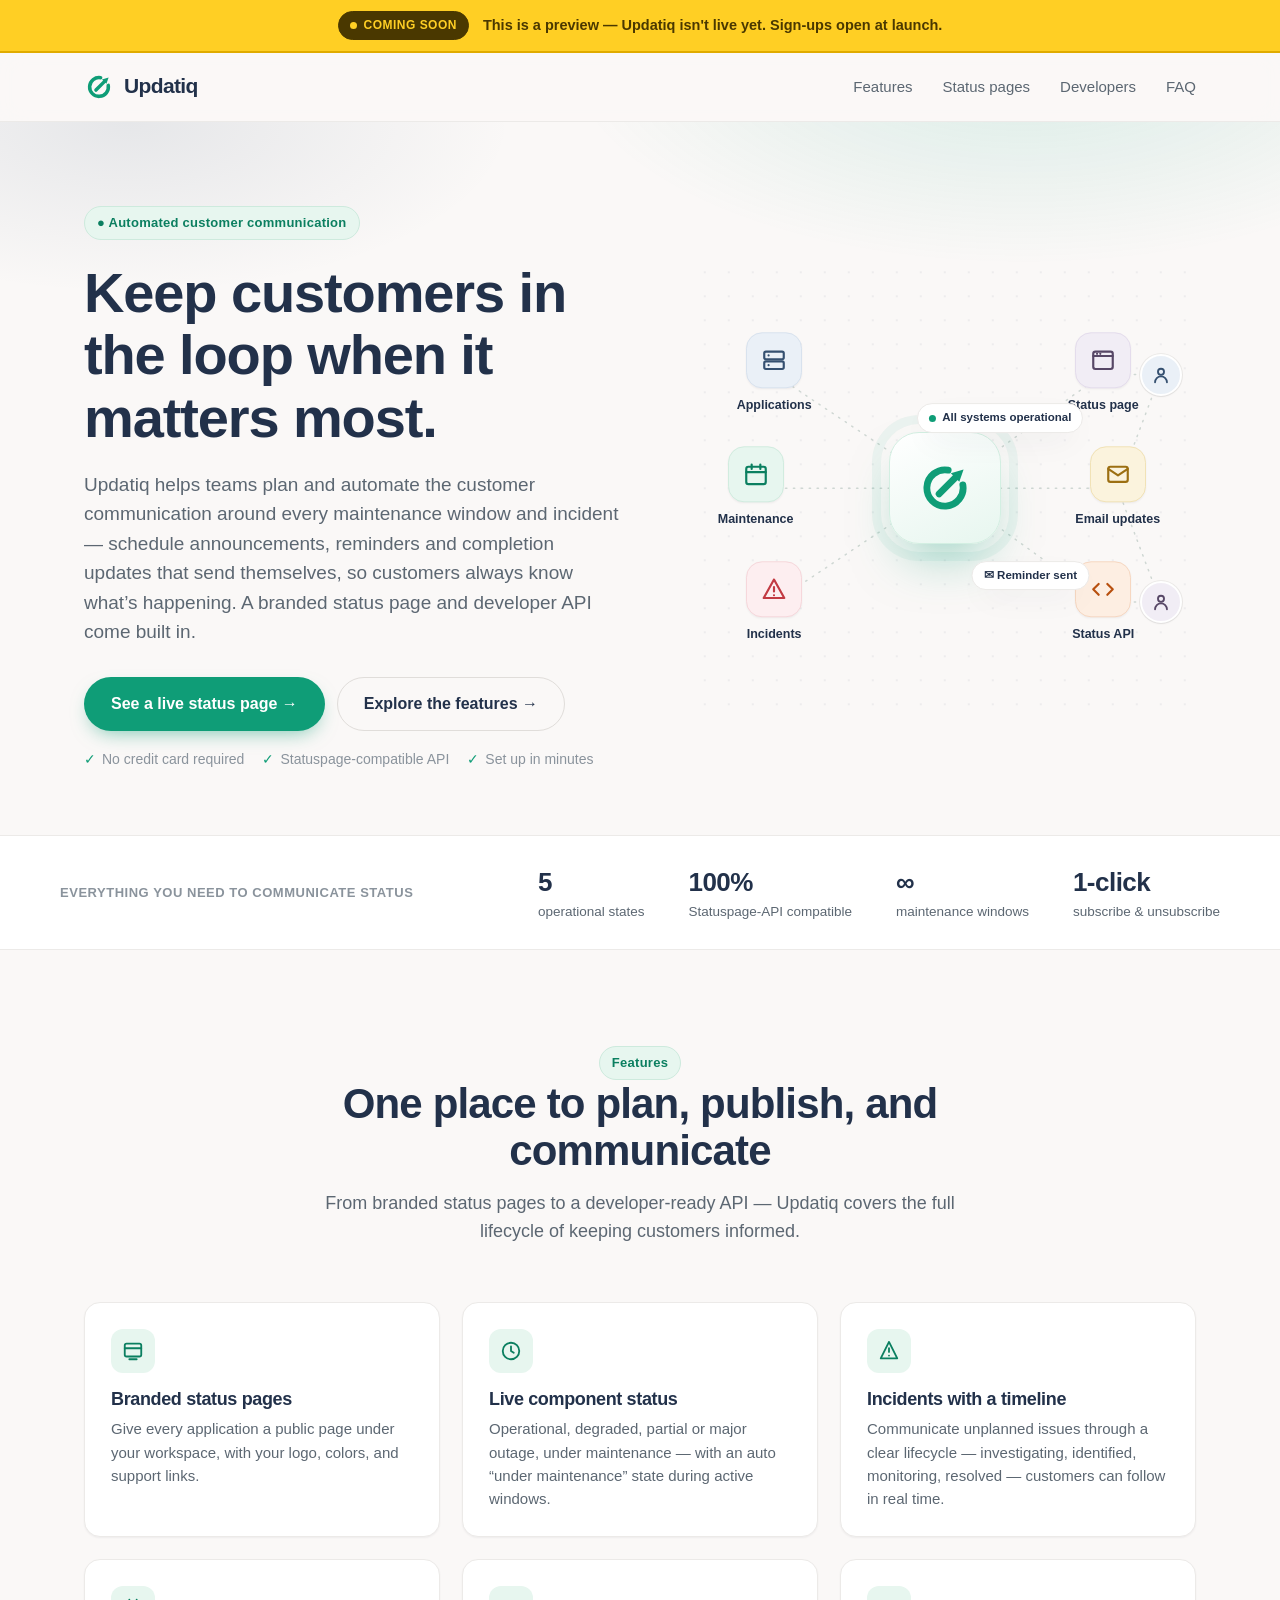
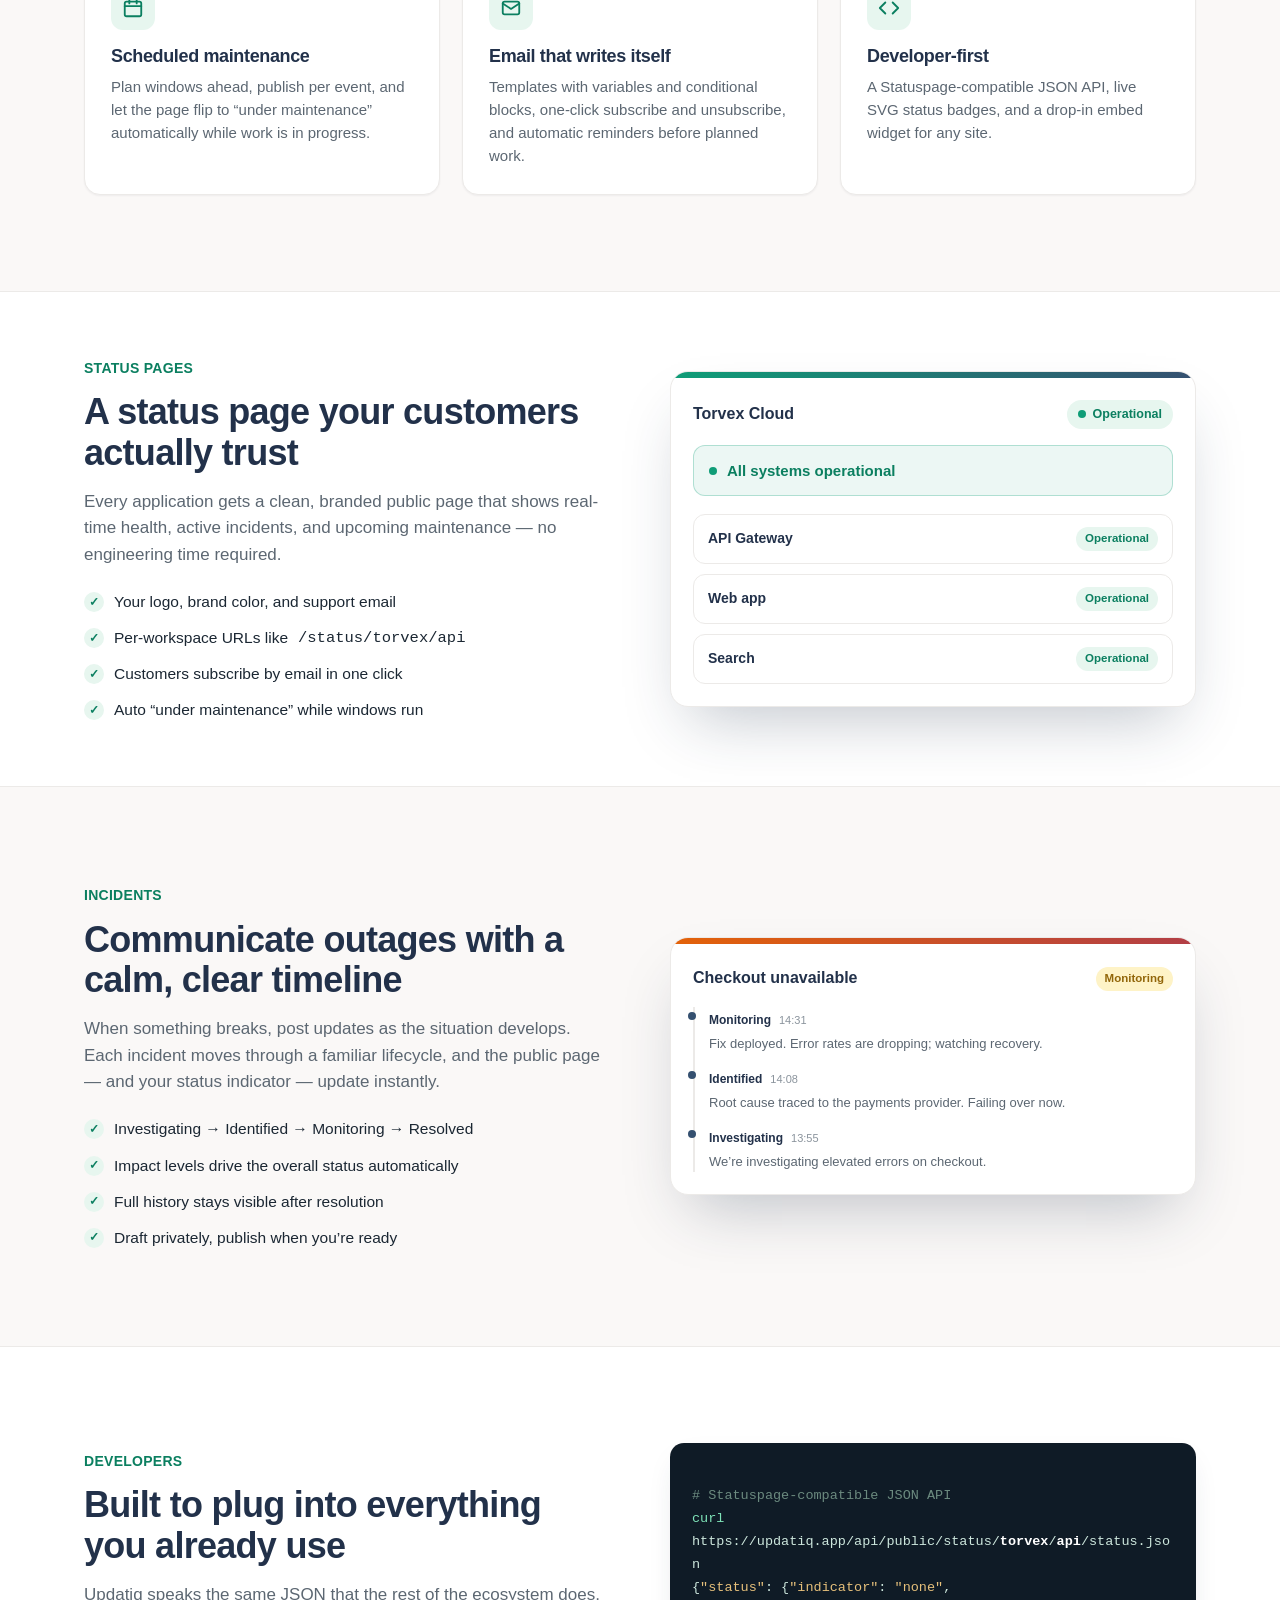
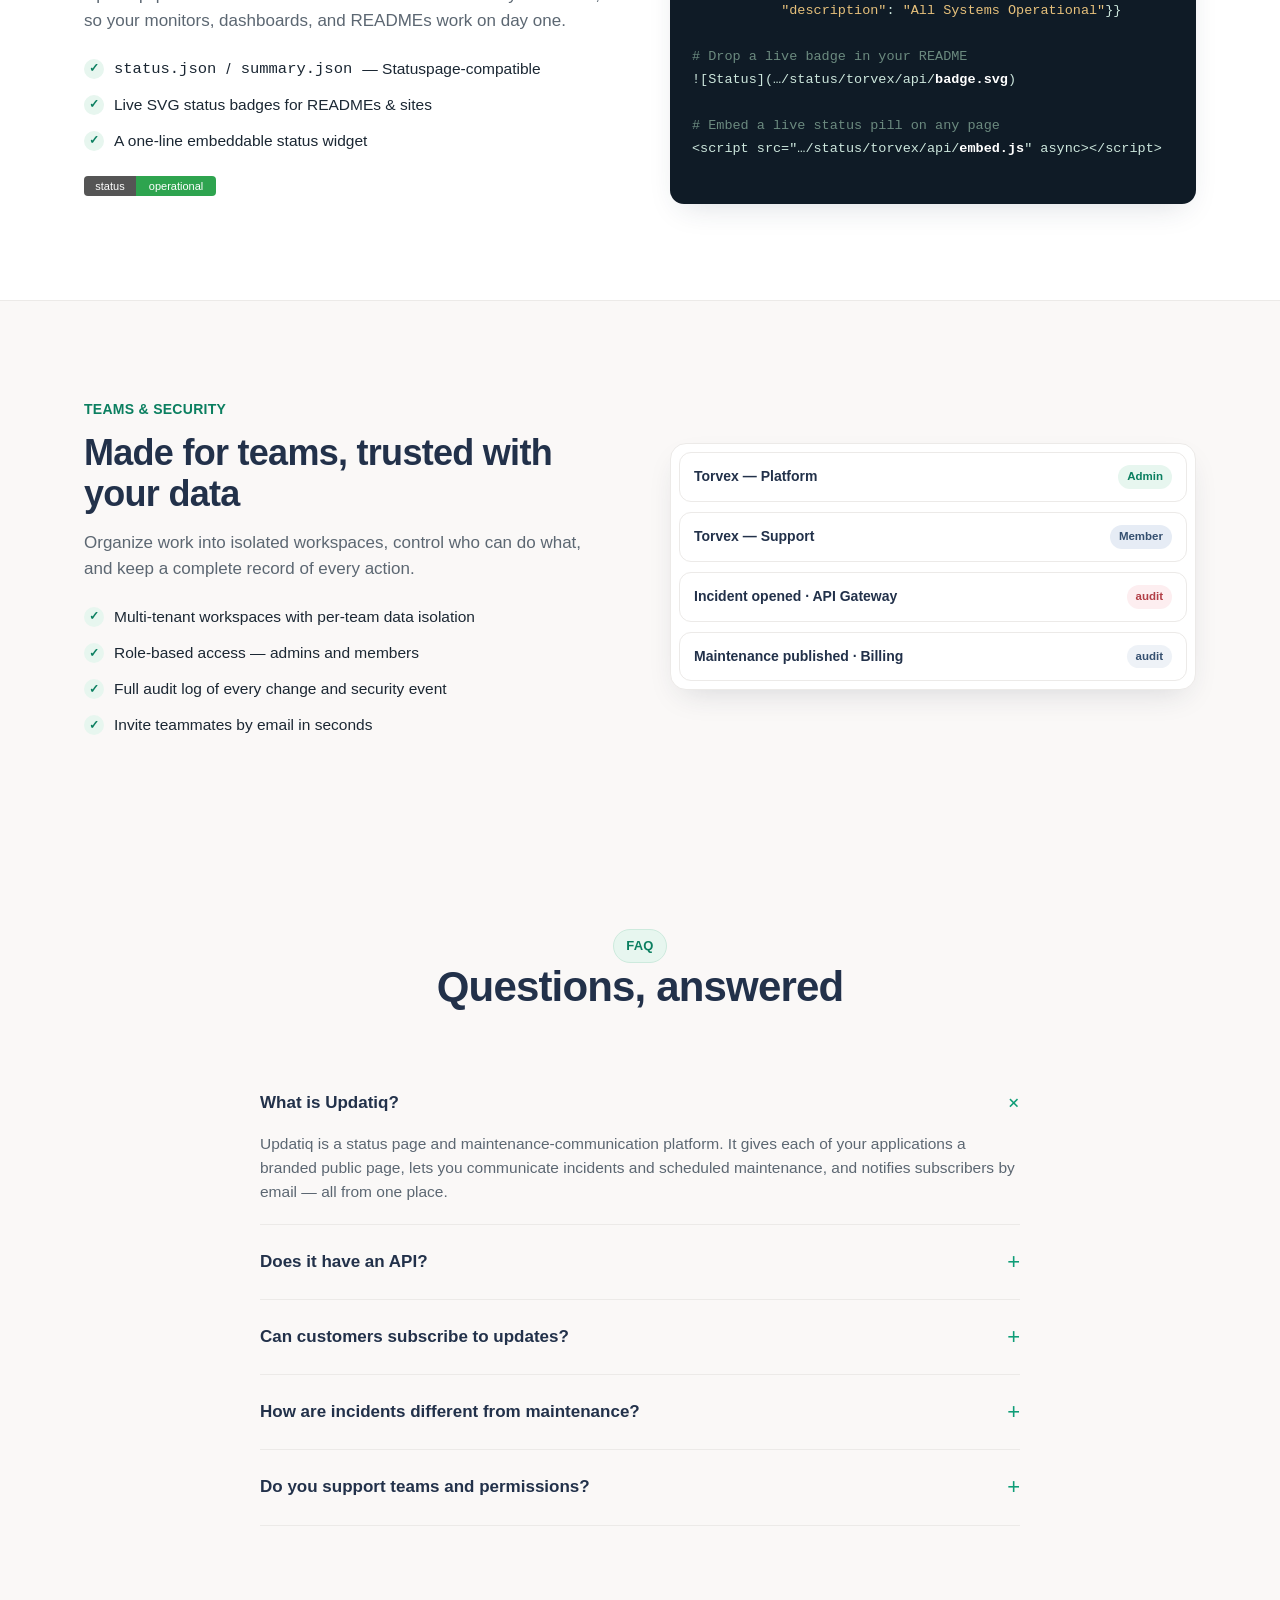
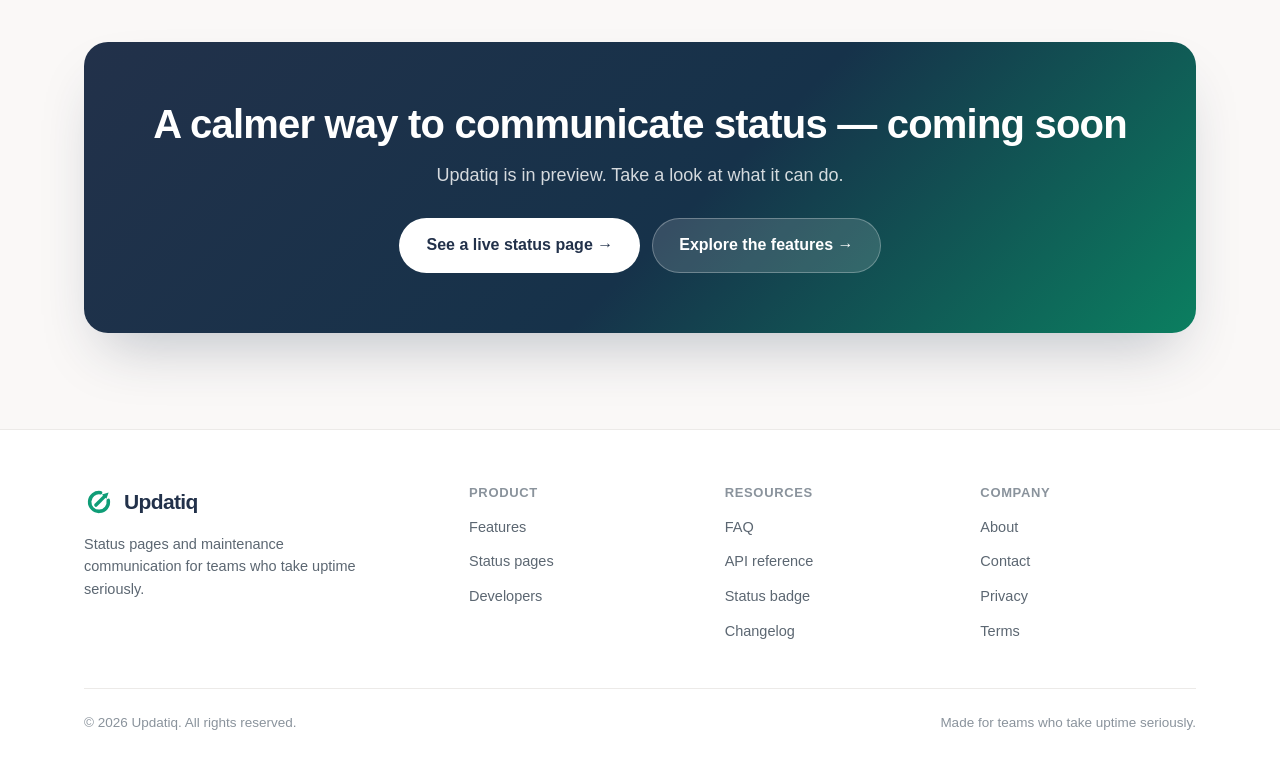
<file: welcome/index.html>
<!doctype html>
<html lang="en">
<head>
  <meta charset="utf-8" />
  <meta name="viewport" content="width=device-width, initial-scale=1" />
  <title>Updatiq — Status pages & maintenance communication for teams</title>
  <meta name="description" content="Updatiq helps teams plan and automate customer communication for maintenance and incidents — scheduled announcements, reminders and completion updates that send themselves, with a branded status page built in." />
  <link rel="icon" type="image/svg+xml" href="data:image/svg+xml,%3Csvg viewBox='0 0 64 64' xmlns='http://www.w3.org/2000/svg'%3E%3Crect width='64' height='64' rx='14' fill='%23e7f6ef'/%3E%3Cpath d='M 51.7 28.5 A 20 20 0 1 1 35.5 12.3' stroke='%230f9d77' stroke-width='7.5' stroke-linecap='round' fill='none'/%3E%3Cpath d='M 25.5 38.5 L 44 20' stroke='%230f9d77' stroke-width='7.5' stroke-linecap='round'/%3E%3Cpath d='M 52.5 11.5 L 47.8 25.2 L 38.4 15.8 Z' fill='%230f9d77'/%3E%3C/svg%3E" />
  <meta property="og:title" content="Updatiq — Status pages & maintenance communication" />
  <meta property="og:description" content="Plan and automate customer communication for maintenance and incidents — with a branded status page built in." />
  <meta property="og:type" content="website" />
  <style>
/* Updatiq marketing site — self-contained design system (matches the app's palette + logo). */

:root {
  --bg: #faf8f7;
  --bg-alt: #ffffff;
  --ink: #1b2733;
  --ink-soft: #5c6772;
  --ink-faint: #8a939c;
  --navy: #22314a;
  --dusk: #355070;
  --emerald: #0f9d77;
  --emerald-dark: #0b7f60;
  --emerald-soft: #e7f6ef;
  --coral: #b23e46;
  --amber: #d4a017;
  --orange: #e36209;
  --border: #eceae8;
  --border-strong: #e0ddda;
  --radius: 16px;
  --radius-sm: 10px;
  --shadow-sm: 0 1px 2px rgba(16, 24, 40, 0.05);
  --shadow: 0 12px 32px -12px rgba(34, 49, 74, 0.18);
  --shadow-lg: 0 30px 60px -20px rgba(34, 49, 74, 0.28);
  --maxw: 1160px;
  --font: -apple-system, BlinkMacSystemFont, "Segoe UI", Roboto, Helvetica, Arial, "Noto Sans", sans-serif;
}

* { box-sizing: border-box; }

html { scroll-behavior: smooth; }

body {
  margin: 0;
  font-family: var(--font);
  color: var(--ink);
  background: var(--bg);
  line-height: 1.55;
  -webkit-font-smoothing: antialiased;
  text-rendering: optimizeLegibility;
}

h1, h2, h3, h4 { color: var(--navy); line-height: 1.12; letter-spacing: -0.02em; margin: 0; }
p { margin: 0; }
a { color: inherit; text-decoration: none; }

.container { width: 100%; max-width: var(--maxw); margin: 0 auto; padding: 0 24px; }

.eyebrow {
  display: inline-flex; align-items: center; gap: 8px;
  font-size: 13px; font-weight: 600; letter-spacing: 0.02em;
  color: var(--emerald-dark);
  background: var(--emerald-soft);
  border: 1px solid #cdeadd;
  padding: 6px 12px; border-radius: 999px;
}

.section { padding: 96px 0; }
.section-tight { padding: 64px 0; }
.section-head { max-width: 680px; margin: 0 auto 56px; text-align: center; }
.section-head h2 { font-size: clamp(28px, 4vw, 42px); }
.section-head p { margin-top: 16px; color: var(--ink-soft); font-size: 18px; }

/* ---------- Buttons ---------- */
.btn {
  display: inline-flex; align-items: center; gap: 8px;
  font-weight: 600; font-size: 15px;
  padding: 11px 20px; border-radius: 999px;
  border: 1px solid transparent; cursor: pointer;
  transition: transform .12s ease, box-shadow .12s ease, background .12s ease, border-color .12s ease;
  white-space: nowrap;
}
.btn:active { transform: translateY(1px); }
.btn:disabled, .btn[disabled] { opacity: 0.5; cursor: not-allowed; box-shadow: none; }
.btn:disabled:hover, .btn[disabled]:hover { transform: none; }
.btn-primary { background: var(--emerald); color: #fff; box-shadow: 0 8px 20px -8px rgba(15, 157, 119, 0.6); }
.btn-primary:hover { background: var(--emerald-dark); }
.btn-ghost { background: transparent; color: var(--navy); border-color: var(--border-strong); }
.btn-ghost:hover { background: #fff; border-color: #d3cfca; }
.btn-lg { padding: 14px 26px; font-size: 16px; }
.btn-light { background: rgba(255,255,255,0.14); color: #fff; border-color: rgba(255,255,255,0.28); }
.btn-light:hover { background: rgba(255,255,255,0.24); }
.btn-white { background: #fff; color: var(--navy); }
.btn-white:hover { background: #f3f1ef; }

/* ---------- Logo ---------- */
.logo { display: inline-flex; align-items: center; gap: 10px; }
.logo .mark { width: 30px; height: 30px; display: block; }
.logo .word { font-size: 21px; font-weight: 700; letter-spacing: -0.03em; color: var(--navy); }
.logo .badge { display:flex; align-items:center; justify-content:center; width: 38px; height: 38px; border-radius: 11px; background: var(--emerald-soft); }
.logo .badge .mark { width: 26px; height: 26px; }

/* ---------- Announcement bar (high-visibility "not live yet" warning) ---------- */
.announce {
  background: #ffcf24; /* deliberately off-palette yellow so it clearly reads as a warning */
  color: #4a3800;
  border-bottom: 2px solid #e0ab00;
}
.announce-inner {
  display: flex; align-items: center; justify-content: center; gap: 14px;
  padding: 11px 24px; font-size: 14.5px; font-weight: 600; flex-wrap: wrap; text-align: center;
}
.announce-pill {
  display: inline-flex; align-items: center; gap: 7px;
  font-weight: 800; font-size: 12px; letter-spacing: 0.04em; text-transform: uppercase;
  background: #4a3800; color: #ffcf24; border: 1px solid #4a3800;
  padding: 4px 11px; border-radius: 999px; white-space: nowrap;
}
.announce-pill .dot { width: 7px; height: 7px; border-radius: 50%; background: #ffcf24; animation: announce-pulse 1.4s ease-in-out infinite; }
.announce-text { color: #4a3800; }
@keyframes announce-pulse { 0%, 100% { opacity: 1; transform: scale(1); } 50% { opacity: 0.35; transform: scale(0.75); } }

/* ---------- Nav ---------- */
.nav {
  position: sticky; top: 0; z-index: 50;
  background: rgba(250, 248, 247, 0.82);
  backdrop-filter: saturate(180%) blur(12px);
  border-bottom: 1px solid var(--border);
}
.nav-inner { display: flex; align-items: center; justify-content: space-between; height: 68px; }
.nav-links { display: flex; align-items: center; gap: 30px; }
.nav-links a { font-size: 15px; color: var(--ink-soft); font-weight: 500; }
.nav-links a:hover { color: var(--navy); }
.nav-cta { display: flex; align-items: center; gap: 12px; }
.nav-toggle { display: none; background: none; border: 0; cursor: pointer; padding: 8px; }
.nav-toggle span { display: block; width: 22px; height: 2px; background: var(--navy); margin: 4px 0; border-radius: 2px; }

/* ---------- Hero ---------- */
.hero { position: relative; overflow: hidden; padding: 84px 0 64px; }
.hero::before {
  content: ""; position: absolute; inset: 0; z-index: 0;
  background:
    radial-gradient(60% 50% at 80% -10%, rgba(15,157,119,0.14), transparent 60%),
    radial-gradient(50% 40% at 10% 0%, rgba(53,80,112,0.10), transparent 60%);
  pointer-events: none;
}
.hero .container { position: relative; z-index: 1; }
.hero-grid { display: grid; grid-template-columns: 1.05fr 0.95fr; gap: 56px; align-items: center; }
.hero h1 { font-size: clamp(34px, 5vw, 56px); margin-top: 22px; }
.hero .lead { margin-top: 20px; font-size: 19px; color: var(--ink-soft); max-width: 540px; }
.hero-actions { margin-top: 30px; display: flex; gap: 12px; flex-wrap: wrap; }
.hero-note { margin-top: 18px; display: flex; gap: 18px; flex-wrap: wrap; color: var(--ink-faint); font-size: 14px; }
.hero-note span { display: inline-flex; align-items: center; gap: 6px; }
.tick { color: var(--emerald); }

/* ---------- Mock status page (hero visual) ---------- */
.mock {
  background: var(--bg-alt); border: 1px solid var(--border); border-radius: 18px;
  box-shadow: var(--shadow-lg); overflow: hidden;
}
.mock-bar { height: 6px; background: linear-gradient(90deg, var(--emerald), var(--dusk)); }
.mock-body { padding: 22px; }
.mock-head { display: flex; align-items: center; justify-content: space-between; }
.mock-title { font-weight: 700; color: var(--navy); }
.pill { display: inline-flex; align-items: center; gap: 7px; font-size: 12.5px; font-weight: 600; padding: 5px 11px; border-radius: 999px; }
.dot { width: 8px; height: 8px; border-radius: 50%; display:inline-block; }
.pill-ok { background: var(--emerald-soft); color: var(--emerald-dark); }
.pill-ok .dot { background: var(--emerald); }
.banner-ok { margin-top: 16px; display:flex; align-items:center; gap:10px; padding: 13px 15px; border-radius: 12px; background: rgba(15,157,119,0.08); border: 1px solid rgba(15,157,119,0.28); color: var(--emerald-dark); font-weight: 600; font-size: 15px; }
.rows { margin-top: 18px; display: grid; gap: 10px; }
.row { display: flex; align-items: center; justify-content: space-between; padding: 12px 14px; border: 1px solid var(--border); border-radius: 12px; background: #fff; }
.row .name { font-size: 14px; font-weight: 600; color: var(--navy); }
.tag { font-size: 11.5px; font-weight: 600; padding: 3px 9px; border-radius: 999px; }
.tag-ok { background: var(--emerald-soft); color: var(--emerald-dark); }
.tag-degraded { background: #fef3c7; color: #92660a; }
.tag-maint { background: #e6ecf5; color: var(--dusk); }
.mock-incident { margin-top: 16px; border: 1px solid var(--border); border-radius: 12px; padding: 14px; background:#fff; }
.mock-incident .ihead { display:flex; align-items:center; justify-content:space-between; }
.timeline { margin-top: 12px; border-left: 2px solid var(--border); padding-left: 14px; display: grid; gap: 12px; }
.timeline .t { position: relative; }
.timeline .t::before { content:""; position:absolute; left:-21px; top:5px; width:8px; height:8px; border-radius:50%; background: var(--dusk); }
.timeline .t .lbl { font-size: 12px; font-weight: 700; color: var(--navy); }
.timeline .t .time { font-size: 11px; color: var(--ink-faint); margin-left: 8px; }
.timeline .t p { font-size: 13px; color: var(--ink-soft); margin-top: 2px; }

/* ---------- Hero value diagram (how Updatiq fits in) ---------- */
.diagram {
  position: relative; width: 100%; max-width: 560px; aspect-ratio: 540 / 470; margin: 0 auto;
  background-image: radial-gradient(rgba(34, 49, 74, 0.06) 1px, transparent 1px);
  background-size: 24px 24px; background-position: center;
}
.diagram .wires { position: absolute; inset: 0; width: 100%; height: 100%; overflow: visible; }
.diag-node, .diag-center, .diag-chip, .diag-avatar { position: absolute; transform: translate(-50%, -50%); }
.diag-node { display: flex; flex-direction: column; align-items: center; gap: 8px; width: 96px; }
.diag-tile {
  width: 56px; height: 56px; border-radius: 16px; background: #fff; border: 1px solid var(--border);
  box-shadow: var(--shadow-sm); display: flex; align-items: center; justify-content: center; color: var(--emerald-dark);
}
.diag-tile svg { width: 26px; height: 26px; }
/* Distinct hue per surrounding component */
.diag-tile.c-emerald  { color: #0b7f60; background: #e7f6ef; border-color: #d1ecdf; }
.diag-tile.c-dusk     { color: #355070; background: #eaf0f7; border-color: #d8e2ee; }
.diag-tile.c-coral    { color: #c23b43; background: #fdeef0; border-color: #f6d7db; }
.diag-tile.c-lavender { color: #574766; background: #f1edf5; border-color: #e4dcec; }
.diag-tile.c-amber    { color: #9c6f12; background: #fbf3dd; border-color: #f1e2b6; }
.diag-tile.c-orange   { color: #b8500f; background: #fdeee2; border-color: #f6d7c1; }
.diag-label { font-size: 12.5px; font-weight: 600; color: var(--navy); white-space: nowrap; }
.diag-center { z-index: 2; display: flex; flex-direction: column; align-items: center; gap: 10px; }
.diag-orb {
  width: 112px; height: 112px; border-radius: 30px; position: relative;
  background: linear-gradient(155deg, #ffffff, #e7f6ef);
  border: 1px solid #d3efe2; box-shadow: 0 26px 54px -20px rgba(15, 157, 119, 0.5);
  display: flex; align-items: center; justify-content: center;
}
.diag-orb::after { content: ""; position: absolute; inset: -9px; border-radius: 38px; box-shadow: 0 0 0 9px rgba(15, 157, 119, 0.06); }
.diag-orb .mark { width: 58px; height: 58px; }
.diag-center-label { font-size: 14px; font-weight: 700; letter-spacing: -0.01em; color: var(--navy); }
.diag-avatar {
  width: 42px; height: 42px; border-radius: 50%; background: var(--emerald-soft); color: var(--emerald-dark);
  border: 2px solid #fff; box-shadow: var(--shadow-sm), 0 0 0 1px var(--border);
  display: flex; align-items: center; justify-content: center; z-index: 2;
}
.diag-avatar svg { width: 22px; height: 22px; }
.diag-avatar.av-dusk { color: #355070; background: #eaf0f7; }
.diag-avatar.av-lavender { color: #574766; background: #f1edf5; }
.diag-chip {
  background: #fff; border: 1px solid var(--border); border-radius: 999px; padding: 5px 11px;
  font-size: 11.5px; font-weight: 600; color: var(--navy); box-shadow: var(--shadow);
  display: inline-flex; align-items: center; gap: 6px; white-space: nowrap; z-index: 3;
}
.diag-chip .dot { width: 7px; height: 7px; border-radius: 50%; background: var(--emerald); }

/* ---------- Trust bar ---------- */
.trust { border-top: 1px solid var(--border); border-bottom: 1px solid var(--border); background: #fff; }
.trust-inner { display: flex; align-items: center; justify-content: space-between; gap: 24px; padding: 26px 0; flex-wrap: wrap; }
.trust-inner .label { color: var(--ink-faint); font-size: 13px; font-weight: 600; letter-spacing: 0.04em; text-transform: uppercase; }
.stats { display: flex; gap: 44px; flex-wrap: wrap; }
.stat .n { font-size: 26px; font-weight: 800; color: var(--navy); letter-spacing: -0.02em; }
.stat .k { font-size: 13.5px; color: var(--ink-soft); }

/* ---------- Feature grid ---------- */
.grid-3 { display: grid; grid-template-columns: repeat(3, 1fr); gap: 22px; }
.card {
  background: var(--bg-alt); border: 1px solid var(--border); border-radius: var(--radius);
  padding: 26px; box-shadow: var(--shadow-sm); transition: transform .15s ease, box-shadow .15s ease, border-color .15s ease;
}
.card:hover { transform: translateY(-3px); box-shadow: var(--shadow); border-color: var(--border-strong); }
.card .ico { width: 44px; height: 44px; border-radius: 12px; background: var(--emerald-soft); color: var(--emerald-dark); display:flex; align-items:center; justify-content:center; margin-bottom: 16px; }
.card .ico svg { width: 22px; height: 22px; }
.card h3 { font-size: 18px; }
.card p { margin-top: 8px; color: var(--ink-soft); font-size: 15px; }

/* ---------- Alternating feature sections ---------- */
.split { display: grid; grid-template-columns: 1fr 1fr; gap: 60px; align-items: center; }
.split.reverse .split-media { order: 2; }
.split h2 { font-size: clamp(26px, 3.4vw, 36px); }
.split .kicker { color: var(--emerald-dark); font-weight: 700; font-size: 14px; letter-spacing: 0.02em; text-transform: uppercase; }
.split h2 { margin-top: 12px; }
.split p.desc { margin-top: 16px; color: var(--ink-soft); font-size: 17px; }
.checklist { margin-top: 22px; display: grid; gap: 12px; }
.checklist li { list-style: none; display: flex; gap: 10px; align-items: flex-start; font-size: 15.5px; color: var(--ink); }
.checklist li .c { flex: none; margin-top: 2px; width: 20px; height: 20px; border-radius: 50%; background: var(--emerald-soft); color: var(--emerald-dark); display:flex; align-items:center; justify-content:center; font-size: 12px; font-weight: 800; }
ul { padding: 0; margin: 0; }

.panel { background: var(--bg-alt); border: 1px solid var(--border); border-radius: var(--radius); box-shadow: var(--shadow); padding: 8px; }

/* ---------- Code block ---------- */
.code {
  background: #0f1b26; color: #cde7dd; border-radius: 14px; padding: 20px 22px;
  font-family: "SFMono-Regular", ui-monospace, Menlo, Consolas, monospace; font-size: 13.5px; line-height: 1.7;
  overflow-x: auto; box-shadow: var(--shadow);
  white-space: pre-wrap; word-break: break-word; tab-size: 2;
}
.code .cmt { color: #6b8a7f; }
.code .k { color: #7ee3b8; }
.code .s { color: #e6c07b; }
.code b { color: #fff; font-weight: 600; }
.badgeimg { display:inline-flex; align-items:center; height:20px; border-radius:4px; overflow:hidden; vertical-align: middle; }

/* ---------- Pricing ---------- */
.pricing { display: grid; grid-template-columns: repeat(3, 1fr); gap: 22px; align-items: stretch; }
.price {
  background: var(--bg-alt); border: 1px solid var(--border); border-radius: var(--radius); padding: 30px; display: flex; flex-direction: column;
}
.price.pop { border-color: var(--emerald); box-shadow: 0 20px 44px -20px rgba(15,157,119,0.45); position: relative; }
.price.pop .flag { position: absolute; top: -13px; left: 30px; background: var(--emerald); color:#fff; font-size: 12px; font-weight: 700; padding: 4px 12px; border-radius: 999px; }
.price .tier { font-weight: 700; color: var(--navy); font-size: 17px; }
.price .amt { margin-top: 12px; font-size: 40px; font-weight: 800; color: var(--navy); letter-spacing: -0.03em; }
.price .amt span { font-size: 15px; font-weight: 600; color: var(--ink-faint); }
.price .sub { color: var(--ink-soft); font-size: 14px; margin-top: 6px; }
.price ul { margin-top: 22px; display: grid; gap: 11px; }
.price li { list-style: none; display: flex; gap: 9px; font-size: 14.5px; color: var(--ink); }
.price li .c { color: var(--emerald); flex: none; }
.price .btn { margin-top: 26px; justify-content: center; width: 100%; margin-top: auto; }
.price .cta-wrap { margin-top: 26px; }

/* ---------- FAQ ---------- */
.faq { max-width: 760px; margin: 0 auto; }
.faq details { border-bottom: 1px solid var(--border); padding: 20px 0; }
.faq summary { cursor: pointer; font-weight: 650; color: var(--navy); font-size: 17px; list-style: none; display: flex; justify-content: space-between; align-items: center; gap: 16px; }
.faq summary::-webkit-details-marker { display: none; }
.faq summary::after { content: "+"; font-size: 22px; color: var(--emerald); font-weight: 400; transition: transform .2s; }
.faq details[open] summary::after { transform: rotate(45deg); }
.faq details p { margin-top: 12px; color: var(--ink-soft); font-size: 15.5px; }

/* ---------- CTA band ---------- */
.cta {
  background: linear-gradient(135deg, var(--navy), #16324a 55%, var(--emerald-dark));
  border-radius: 24px; padding: 60px; text-align: center; color: #fff; box-shadow: var(--shadow-lg); overflow: hidden; position: relative;
}
.cta h2 { color: #fff; font-size: clamp(28px, 4vw, 40px); }
.cta p { margin: 16px auto 0; color: rgba(255,255,255,0.82); max-width: 520px; font-size: 18px; }
.cta .hero-actions { justify-content: center; margin-top: 28px; }

/* ---------- Footer ---------- */
.footer { border-top: 1px solid var(--border); background: #fff; padding: 56px 0 40px; }
.footer-grid { display: grid; grid-template-columns: 1.6fr repeat(3, 1fr); gap: 40px; }
.footer .about { max-width: 300px; color: var(--ink-soft); font-size: 14.5px; }
.footer .about .logo { margin-bottom: 14px; }
.footer h4 { font-size: 13px; text-transform: uppercase; letter-spacing: 0.05em; color: var(--ink-faint); margin-bottom: 14px; }
.footer ul { display: grid; gap: 10px; }
.footer li { list-style: none; }
.footer li a { color: var(--ink-soft); font-size: 14.5px; }
.footer li a:hover { color: var(--navy); }
.footer-base { margin-top: 44px; padding-top: 24px; border-top: 1px solid var(--border); display: flex; justify-content: space-between; align-items: center; color: var(--ink-faint); font-size: 13.5px; flex-wrap: wrap; gap: 12px; }

/* ---------- Reveal animation ---------- */
.reveal { opacity: 0; transform: translateY(16px); transition: opacity .6s ease, transform .6s ease; }
.reveal.in { opacity: 1; transform: none; }

/* ---------- Responsive ---------- */
@media (max-width: 940px) {
  .hero-grid, .split { grid-template-columns: 1fr; gap: 40px; }
  .split.reverse .split-media { order: 0; }
  .grid-3, .pricing { grid-template-columns: 1fr; }
  .footer-grid { grid-template-columns: 1fr 1fr; }
  .nav-links, .nav-cta .btn-ghost { display: none; }
  .nav-toggle { display: block; }
  .nav.open .nav-links { display: flex; position: absolute; top: 68px; left: 0; right: 0; flex-direction: column; gap: 4px; background: #fff; border-bottom: 1px solid var(--border); padding: 12px 24px 20px; }
  .nav.open .nav-links a { padding: 10px 0; }
  .stats { gap: 28px; }
  .cta { padding: 44px 24px; }
}
@media (max-width: 560px) {
  .footer-grid { grid-template-columns: 1fr; }
  .section { padding: 68px 0; }
}
  </style>
</head>
<body>

  <!-- ===================== ANNOUNCEMENT ===================== -->
  <div class="announce" role="status">
    <div class="container announce-inner">
      <span class="announce-pill"><span class="dot"></span> Coming soon</span>
      <span class="announce-text">This is a preview — Updatiq isn't live yet. Sign-ups open at launch.</span>
    </div>
  </div>

  <!-- ===================== NAV ===================== -->
  <header class="nav" id="nav">
    <div class="container nav-inner">
      <a class="logo" href="#top" aria-label="Updatiq home">
        <svg class="mark" viewBox="0 0 64 64" fill="none" xmlns="http://www.w3.org/2000/svg" aria-hidden="true">
          <path d="M 51.7 28.5 A 20 20 0 1 1 35.5 12.3" stroke="#0f9d77" stroke-width="7.5" stroke-linecap="round" fill="none"/>
          <path d="M 25.5 38.5 L 44 20" stroke="#0f9d77" stroke-width="7.5" stroke-linecap="round"/>
          <path d="M 52.5 11.5 L 47.8 25.2 L 38.4 15.8 Z" fill="#0f9d77"/>
        </svg>
        <span class="word">Updatiq</span>
      </a>
      <nav class="nav-links">
        <a href="#features">Features</a>
        <a href="#status">Status pages</a>
        <a href="#developers">Developers</a>
        <!-- Hidden until launch: pricing -->
        <a href="#faq">FAQ</a>
      </nav>
      <!-- Hidden until launch: sign-in / get-started CTAs (preview site)
      <div class="nav-cta">
        <a class="btn btn-ghost" href="#">Sign in</a>
        <a class="btn btn-primary" href="#pricing">Get started</a>
      </div>
      -->
      <button class="nav-toggle" id="navToggle" aria-label="Menu"><span></span><span></span><span></span></button>
    </div>
  </header>

  <!-- ===================== HERO ===================== -->
  <main id="top">
  <section class="hero">
    <div class="container hero-grid">
      <div>
        <span class="eyebrow">● Automated customer communication</span>
        <h1>Keep customers in the loop when it matters most.</h1>
        <p class="lead">Updatiq helps teams plan and automate the customer communication around every maintenance window and incident — schedule announcements, reminders and completion updates that send themselves, so customers always know what&rsquo;s happening. A branded status page and developer API come built in.</p>
        <div class="hero-actions">
          <!-- Hidden until launch: Start for free -->
          <a class="btn btn-primary btn-lg" href="#status">See a live status page →</a>
          <a class="btn btn-ghost btn-lg" href="#features">Explore the features →</a>
        </div>
        <div class="hero-note">
          <span><span class="tick">✓</span> No credit card required</span>
          <span><span class="tick">✓</span> Statuspage-compatible API</span>
          <span><span class="tick">✓</span> Set up in minutes</span>
        </div>
      </div>

      <!-- Value diagram: your systems → Updatiq → customers, kept informed automatically -->
      <div class="diagram" role="img"
           aria-label="How Updatiq fits in: your applications, maintenance windows and incidents flow into Updatiq, which automatically keeps customers informed through email updates, a branded status page and a status API.">
        <svg class="wires" viewBox="0 0 540 470" preserveAspectRatio="xMidYMid meet" aria-hidden="true">
          <g fill="none" stroke="#cfd7d3" stroke-width="1.6" stroke-dasharray="1.5 7" stroke-linecap="round">
            <path d="M270 235 L86 112" /><path d="M270 235 L66 235" /><path d="M270 235 L86 358" />
            <path d="M270 235 L440 112" /><path d="M270 235 L456 235" /><path d="M270 235 L440 358" />
            <path d="M440 112 L502 113" /><path d="M456 235 L502 113" />
            <path d="M456 235 L502 357" /><path d="M440 358 L502 357" />
          </g>
        </svg>

        <!-- Inputs: your environment -->
        <div class="diag-node" style="left:15.9%;top:23.8%">
          <span class="diag-tile c-dusk"><svg viewBox="0 0 24 24" fill="none" stroke="currentColor" stroke-width="2" stroke-linecap="round" stroke-linejoin="round"><rect x="3" y="4" width="18" height="7" rx="1.5"/><rect x="3" y="13" width="18" height="7" rx="1.5"/><path d="M7 7.5h.01M7 16.5h.01"/></svg></span>
          <span class="diag-label">Applications</span>
        </div>
        <div class="diag-node" style="left:12.2%;top:50%">
          <span class="diag-tile c-emerald"><svg viewBox="0 0 24 24" fill="none" stroke="currentColor" stroke-width="2" stroke-linecap="round" stroke-linejoin="round"><rect x="3" y="5" width="18" height="16" rx="2"/><path d="M16 3v4M8 3v4M3 10h18"/></svg></span>
          <span class="diag-label">Maintenance</span>
        </div>
        <div class="diag-node" style="left:15.9%;top:76.2%">
          <span class="diag-tile c-coral"><svg viewBox="0 0 24 24" fill="none" stroke="currentColor" stroke-width="2" stroke-linecap="round" stroke-linejoin="round"><path d="M12 3 2.5 20h19L12 3z"/><path d="M12 10v4M12 17.5h.01"/></svg></span>
          <span class="diag-label">Incidents</span>
        </div>

        <!-- Center: Updatiq -->
        <div class="diag-center" style="left:50%;top:50%">
          <div class="diag-orb">
            <svg viewBox="0 0 64 64" fill="none" xmlns="http://www.w3.org/2000/svg" aria-hidden="true" class="mark">
              <path d="M 51.7 28.5 A 20 20 0 1 1 35.5 12.3" stroke="#0f9d77" stroke-width="7.5" stroke-linecap="round" fill="none"/>
              <path d="M 25.5 38.5 L 44 20" stroke="#0f9d77" stroke-width="7.5" stroke-linecap="round"/>
              <path d="M 52.5 11.5 L 47.8 25.2 L 38.4 15.8 Z" fill="#0f9d77"/>
            </svg>
          </div>
        </div>

        <!-- Outputs: the value, reaching customers -->
        <div class="diag-node" style="left:81.5%;top:23.8%">
          <span class="diag-tile c-lavender"><svg viewBox="0 0 24 24" fill="none" stroke="currentColor" stroke-width="2" stroke-linecap="round" stroke-linejoin="round"><rect x="3" y="4" width="18" height="16" rx="2"/><path d="M3 8h18M6.5 6h.01M9.5 6h.01"/></svg></span>
          <span class="diag-label">Status page</span>
        </div>
        <div class="diag-node" style="left:84.4%;top:50%">
          <span class="diag-tile c-amber"><svg viewBox="0 0 24 24" fill="none" stroke="currentColor" stroke-width="2" stroke-linecap="round" stroke-linejoin="round"><rect x="3" y="5" width="18" height="14" rx="2"/><path d="m3 7 9 6 9-6"/></svg></span>
          <span class="diag-label">Email updates</span>
        </div>
        <div class="diag-node" style="left:81.5%;top:76.2%">
          <span class="diag-tile c-orange"><svg viewBox="0 0 24 24" fill="none" stroke="currentColor" stroke-width="2" stroke-linecap="round" stroke-linejoin="round"><path d="m8 7-5 5 5 5M16 7l5 5-5 5"/></svg></span>
          <span class="diag-label">Status API</span>
        </div>

        <!-- Customers being kept informed -->
        <div class="diag-avatar av-dusk" style="left:93%;top:24%">
          <svg viewBox="0 0 24 24" fill="none" stroke="currentColor" stroke-width="2" stroke-linecap="round" stroke-linejoin="round"><circle cx="12" cy="8.5" r="3.3"/><path d="M5.5 20a6.5 6.5 0 0 1 13 0"/></svg>
        </div>
        <div class="diag-avatar av-lavender" style="left:93%;top:76%">
          <svg viewBox="0 0 24 24" fill="none" stroke="currentColor" stroke-width="2" stroke-linecap="round" stroke-linejoin="round"><circle cx="12" cy="8.5" r="3.3"/><path d="M5.5 20a6.5 6.5 0 0 1 13 0"/></svg>
        </div>

        <!-- Automated updates flowing out -->
        <div class="diag-chip" style="left:61%;top:34%"><span class="dot"></span> All systems operational</div>
        <div class="diag-chip" style="left:67%;top:70%">✉ Reminder sent</div>
      </div>
    </div>
  </section>

  <!-- ===================== TRUST / STATS ===================== -->
  <section class="trust">
    <div class="container trust-inner">
      <span class="label">Everything you need to communicate status</span>
      <div class="stats">
        <div class="stat"><div class="n">5</div><div class="k">operational states</div></div>
        <div class="stat"><div class="n">100%</div><div class="k">Statuspage-API compatible</div></div>
        <div class="stat"><div class="n">∞</div><div class="k">maintenance windows</div></div>
        <div class="stat"><div class="n">1‑click</div><div class="k">subscribe &amp; unsubscribe</div></div>
      </div>
    </div>
  </section>

  <!-- ===================== FEATURES ===================== -->
  <section class="section" id="features">
    <div class="container">
      <div class="section-head reveal">
        <span class="eyebrow">Features</span>
        <h2>One place to plan, publish, and communicate</h2>
        <p>From branded status pages to a developer-ready API — Updatiq covers the full lifecycle of keeping customers informed.</p>
      </div>
      <div class="grid-3">
        <div class="card reveal">
          <div class="ico">
            <svg viewBox="0 0 24 24" fill="none" stroke="currentColor" stroke-width="2" stroke-linecap="round" stroke-linejoin="round"><rect x="3" y="4" width="18" height="14" rx="2"/><path d="M3 9h18M8 21h8"/></svg>
          </div>
          <h3>Branded status pages</h3>
          <p>Give every application a public page under your workspace, with your logo, colors, and support links.</p>
        </div>
        <div class="card reveal">
          <div class="ico">
            <svg viewBox="0 0 24 24" fill="none" stroke="currentColor" stroke-width="2" stroke-linecap="round" stroke-linejoin="round"><circle cx="12" cy="12" r="9"/><path d="M12 7v5l3 2"/></svg>
          </div>
          <h3>Live component status</h3>
          <p>Operational, degraded, partial or major outage, under maintenance — with an auto “under maintenance” state during active windows.</p>
        </div>
        <div class="card reveal">
          <div class="ico">
            <svg viewBox="0 0 24 24" fill="none" stroke="currentColor" stroke-width="2" stroke-linecap="round" stroke-linejoin="round"><path d="M12 2 3 20h18L12 2z"/><path d="M12 9v4M12 17h.01"/></svg>
          </div>
          <h3>Incidents with a timeline</h3>
          <p>Communicate unplanned issues through a clear lifecycle — investigating, identified, monitoring, resolved — customers can follow in real time.</p>
        </div>
        <div class="card reveal">
          <div class="ico">
            <svg viewBox="0 0 24 24" fill="none" stroke="currentColor" stroke-width="2" stroke-linecap="round" stroke-linejoin="round"><rect x="3" y="5" width="18" height="16" rx="2"/><path d="M16 3v4M8 3v4M3 10h18"/></svg>
          </div>
          <h3>Scheduled maintenance</h3>
          <p>Plan windows ahead, publish per event, and let the page flip to “under maintenance” automatically while work is in progress.</p>
        </div>
        <div class="card reveal">
          <div class="ico">
            <svg viewBox="0 0 24 24" fill="none" stroke="currentColor" stroke-width="2" stroke-linecap="round" stroke-linejoin="round"><rect x="3" y="5" width="18" height="14" rx="2"/><path d="m3 7 9 6 9-6"/></svg>
          </div>
          <h3>Email that writes itself</h3>
          <p>Templates with variables and conditional blocks, one-click subscribe and unsubscribe, and automatic reminders before planned work.</p>
        </div>
        <div class="card reveal">
          <div class="ico">
            <svg viewBox="0 0 24 24" fill="none" stroke="currentColor" stroke-width="2" stroke-linecap="round" stroke-linejoin="round"><path d="m8 6-6 6 6 6M16 6l6 6-6 6"/></svg>
          </div>
          <h3>Developer-first</h3>
          <p>A Statuspage-compatible JSON API, live SVG status badges, and a drop-in embed widget for any site.</p>
        </div>
      </div>
    </div>
  </section>

  <!-- ===================== STATUS PAGES ===================== -->
  <section class="section section-tight" id="status" style="background:#fff;border-top:1px solid var(--border);border-bottom:1px solid var(--border);">
    <div class="container split">
      <div class="split-text reveal">
        <span class="kicker">Status pages</span>
        <h2>A status page your customers actually trust</h2>
        <p class="desc">Every application gets a clean, branded public page that shows real-time health, active incidents, and upcoming maintenance — no engineering time required.</p>
        <ul class="checklist">
          <li><span class="c">✓</span> Your logo, brand color, and support email</li>
          <li><span class="c">✓</span> Per-workspace URLs like <code>/status/torvex/api</code></li>
          <li><span class="c">✓</span> Customers subscribe by email in one click</li>
          <li><span class="c">✓</span> Auto “under maintenance” while windows run</li>
        </ul>
      </div>
      <div class="split-media reveal">
        <div class="mock">
          <div class="mock-bar"></div>
          <div class="mock-body">
            <div class="mock-head"><div class="mock-title">Torvex Cloud</div><span class="pill pill-ok"><span class="dot"></span> Operational</span></div>
            <div class="banner-ok"><span class="dot" style="background:var(--emerald)"></span> All systems operational</div>
            <div class="rows">
              <div class="row"><span class="name">API Gateway</span><span class="tag tag-ok">Operational</span></div>
              <div class="row"><span class="name">Web app</span><span class="tag tag-ok">Operational</span></div>
              <div class="row"><span class="name">Search</span><span class="tag tag-ok">Operational</span></div>
            </div>
          </div>
        </div>
      </div>
    </div>
  </section>

  <!-- ===================== INCIDENTS ===================== -->
  <section class="section">
    <div class="container split reverse">
      <div class="split-text reveal">
        <span class="kicker">Incidents</span>
        <h2>Communicate outages with a calm, clear timeline</h2>
        <p class="desc">When something breaks, post updates as the situation develops. Each incident moves through a familiar lifecycle, and the public page — and your status indicator — update instantly.</p>
        <ul class="checklist">
          <li><span class="c">✓</span> Investigating → Identified → Monitoring → Resolved</li>
          <li><span class="c">✓</span> Impact levels drive the overall status automatically</li>
          <li><span class="c">✓</span> Full history stays visible after resolution</li>
          <li><span class="c">✓</span> Draft privately, publish when you’re ready</li>
        </ul>
      </div>
      <div class="split-media reveal">
        <div class="mock">
          <div class="mock-bar" style="background:linear-gradient(90deg,var(--orange),var(--coral))"></div>
          <div class="mock-body">
            <div class="mock-head"><strong style="color:var(--navy)">Checkout unavailable</strong><span class="tag tag-degraded">Monitoring</span></div>
            <div class="timeline" style="margin-top:16px">
              <div class="t"><span class="lbl">Monitoring</span><span class="time">14:31</span><p>Fix deployed. Error rates are dropping; watching recovery.</p></div>
              <div class="t"><span class="lbl">Identified</span><span class="time">14:08</span><p>Root cause traced to the payments provider. Failing over now.</p></div>
              <div class="t"><span class="lbl">Investigating</span><span class="time">13:55</span><p>We’re investigating elevated errors on checkout.</p></div>
            </div>
          </div>
        </div>
      </div>
    </div>
  </section>

  <!-- ===================== DEVELOPERS ===================== -->
  <section class="section" id="developers" style="background:#fff;border-top:1px solid var(--border);border-bottom:1px solid var(--border);">
    <div class="container split">
      <div class="split-text reveal">
        <span class="kicker">Developers</span>
        <h2>Built to plug into everything you already use</h2>
        <p class="desc">Updatiq speaks the same JSON that the rest of the ecosystem does, so your monitors, dashboards, and READMEs work on day one.</p>
        <ul class="checklist">
          <li><span class="c">✓</span> <code>status.json</code> / <code>summary.json</code> — Statuspage-compatible</li>
          <li><span class="c">✓</span> Live SVG status badges for READMEs &amp; sites</li>
          <li><span class="c">✓</span> A one-line embeddable status widget</li>
        </ul>
        <p style="margin-top:20px">
          <span class="badgeimg">
            <svg width="132" height="20" viewBox="0 0 132 20" xmlns="http://www.w3.org/2000/svg" aria-label="status: operational">
              <rect width="52" height="20" fill="#555"/><rect x="52" width="80" height="20" fill="#2ea44f"/>
              <g fill="#fff" font-family="Verdana,sans-serif" font-size="11" text-anchor="middle"><text x="26" y="14">status</text><text x="92" y="14">operational</text></g>
            </svg>
          </span>
        </p>
      </div>
      <div class="split-media reveal">
        <div class="code">
<span class="cmt"># Statuspage-compatible JSON API</span>
<span class="k">curl</span> https://updatiq.app/api/public/status/<b>torvex</b>/<b>api</b>/status.json
{<span class="s">"status"</span>: {<span class="s">"indicator"</span>: <span class="s">"none"</span>,
           <span class="s">"description"</span>: <span class="s">"All Systems Operational"</span>}}

<span class="cmt"># Drop a live badge in your README</span>
![Status](…/status/torvex/api/<b>badge.svg</b>)

<span class="cmt"># Embed a live status pill on any page</span>
&lt;script src="…/status/torvex/api/<b>embed.js</b>" async&gt;&lt;/script&gt;
        </div>
      </div>
    </div>
  </section>

  <!-- ===================== TEAMS / SECURITY ===================== -->
  <section class="section">
    <div class="container split reverse">
      <div class="split-text reveal">
        <span class="kicker">Teams &amp; security</span>
        <h2>Made for teams, trusted with your data</h2>
        <p class="desc">Organize work into isolated workspaces, control who can do what, and keep a complete record of every action.</p>
        <ul class="checklist">
          <li><span class="c">✓</span> Multi-tenant workspaces with per-team data isolation</li>
          <li><span class="c">✓</span> Role-based access — admins and members</li>
          <li><span class="c">✓</span> Full audit log of every change and security event</li>
          <li><span class="c">✓</span> Invite teammates by email in seconds</li>
        </ul>
      </div>
      <div class="split-media reveal">
        <div class="panel">
          <div style="display:grid;gap:10px">
            <div class="row"><span class="name">Torvex — Platform</span><span class="tag tag-ok">Admin</span></div>
            <div class="row"><span class="name">Torvex — Support</span><span class="tag tag-maint">Member</span></div>
            <div class="row"><span class="name">Incident opened · API Gateway</span><span class="tag" style="background:#fdeef0;color:var(--coral)">audit</span></div>
            <div class="row"><span class="name">Maintenance published · Billing</span><span class="tag" style="background:#eef2f7;color:var(--dusk)">audit</span></div>
          </div>
        </div>
      </div>
    </div>
  </section>

  <!-- ===================== PRICING (hidden until launch — preview site) ===================== -->
  <!--
  <section class="section" id="pricing" style="background:#fff;border-top:1px solid var(--border);">
    <div class="container">
      <div class="section-head reveal">
        <span class="eyebrow">Pricing</span>
        <h2>Simple pricing that scales with you</h2>
        <p>Start free. Upgrade when you need more applications, teammates, and channels.</p>
      </div>
      <div class="pricing">
        <div class="price reveal">
          <div class="tier">Free</div>
          <div class="amt">$0<span> / mo</span></div>
          <div class="sub">For side projects and getting started.</div>
          <ul>
            <li><span class="c">✓</span> 1 status page</li>
            <li><span class="c">✓</span> Unlimited maintenance windows</li>
            <li><span class="c">✓</span> Email subscribers</li>
            <li><span class="c">✓</span> Public JSON API &amp; badge</li>
          </ul>
          <div class="cta-wrap"><a class="btn btn-ghost" href="#" style="width:100%;justify-content:center">Get started</a></div>
        </div>
        <div class="price pop reveal">
          <span class="flag">Most popular</span>
          <div class="tier">Team</div>
          <div class="amt">$29<span> / mo</span></div>
          <div class="sub">For growing teams that ship often.</div>
          <ul>
            <li><span class="c">✓</span> Up to 10 status pages</li>
            <li><span class="c">✓</span> Incidents &amp; timelines</li>
            <li><span class="c">✓</span> Team workspaces &amp; roles</li>
            <li><span class="c">✓</span> Embed widget &amp; audit log</li>
          </ul>
          <div class="cta-wrap"><a class="btn btn-primary" href="#" style="width:100%;justify-content:center">Start free trial</a></div>
        </div>
        <div class="price reveal">
          <div class="tier">Business</div>
          <div class="amt">$99<span> / mo</span></div>
          <div class="sub">For companies with customers to answer to.</div>
          <ul>
            <li><span class="c">✓</span> Unlimited status pages</li>
            <li><span class="c">✓</span> Custom domains &amp; SSO</li>
            <li><span class="c">✓</span> Priority support</li>
            <li><span class="c">✓</span> Advanced audit &amp; retention</li>
          </ul>
          <div class="cta-wrap"><a class="btn btn-ghost" href="#" style="width:100%;justify-content:center">Contact sales</a></div>
        </div>
      </div>
    </div>
  </section>
  -->

  <!-- ===================== FAQ ===================== -->
  <section class="section" id="faq">
    <div class="container">
      <div class="section-head reveal">
        <span class="eyebrow">FAQ</span>
        <h2>Questions, answered</h2>
      </div>
      <div class="faq reveal">
        <details open><summary>What is Updatiq?</summary><p>Updatiq is a status page and maintenance-communication platform. It gives each of your applications a branded public page, lets you communicate incidents and scheduled maintenance, and notifies subscribers by email — all from one place.</p></details>
        <details><summary>Does it have an API?</summary><p>Yes. Every public page exposes a Statuspage-compatible JSON API (<code>status.json</code>, <code>summary.json</code>, <code>incidents.json</code>, and more), so your existing monitors and integrations work out of the box. There's also a live SVG badge and a one-line embed widget.</p></details>
        <details><summary>Can customers subscribe to updates?</summary><p>Absolutely. Visitors subscribe by email in one click and receive announcements, reminders before planned maintenance, and completion notices. Every message includes a one-click unsubscribe.</p></details>
        <details><summary>How are incidents different from maintenance?</summary><p>Maintenance is planned work you schedule ahead of time. Incidents are unplanned issues you communicate as they happen, moving through investigating → identified → monitoring → resolved. Both appear on the status page and drive the overall status indicator.</p></details>
        <details><summary>Do you support teams and permissions?</summary><p>Yes — organize work into isolated workspaces, invite teammates by email, and assign admin or member roles. A full audit log records every change and security event.</p></details>
      </div>
    </div>
  </section>

  <!-- ===================== CTA ===================== -->
  <section class="section" style="padding-top:20px">
    <div class="container">
      <div class="cta reveal">
        <h2>A calmer way to communicate status — coming soon</h2>
        <p>Updatiq is in preview. Take a look at what it can do.</p>
        <div class="hero-actions">
          <!-- Hidden until launch: Start for free -->
          <a class="btn btn-white btn-lg" href="#status">See a live status page →</a>
          <a class="btn btn-light btn-lg" href="#features">Explore the features →</a>
        </div>
      </div>
    </div>
  </section>
  </main>

  <!-- ===================== FOOTER ===================== -->
  <footer class="footer">
    <div class="container">
      <div class="footer-grid">
        <div class="about">
          <a class="logo" href="#top">
            <svg class="mark" viewBox="0 0 64 64" fill="none" xmlns="http://www.w3.org/2000/svg" aria-hidden="true">
              <path d="M 51.7 28.5 A 20 20 0 1 1 35.5 12.3" stroke="#0f9d77" stroke-width="7.5" stroke-linecap="round" fill="none"/>
              <path d="M 25.5 38.5 L 44 20" stroke="#0f9d77" stroke-width="7.5" stroke-linecap="round"/>
              <path d="M 52.5 11.5 L 47.8 25.2 L 38.4 15.8 Z" fill="#0f9d77"/>
            </svg>
            <span class="word">Updatiq</span>
          </a>
          <p>Status pages and maintenance communication for teams who take uptime seriously.</p>
        </div>
        <div>
          <h4>Product</h4>
          <ul>
            <li><a href="#features">Features</a></li>
            <li><a href="#status">Status pages</a></li>
            <li><a href="#developers">Developers</a></li>
            <!-- Hidden until launch: <li><a href="#pricing">Pricing</a></li> -->
          </ul>
        </div>
        <div>
          <h4>Resources</h4>
          <ul>
            <li><a href="#faq">FAQ</a></li>
            <li><a href="#developers">API reference</a></li>
            <li><a href="#">Status badge</a></li>
            <li><a href="#">Changelog</a></li>
          </ul>
        </div>
        <div>
          <h4>Company</h4>
          <ul>
            <li><a href="#">About</a></li>
            <li><a href="#">Contact</a></li>
            <li><a href="#">Privacy</a></li>
            <li><a href="#">Terms</a></li>
          </ul>
        </div>
      </div>
      <div class="footer-base">
        <span>© <span id="year">2026</span> Updatiq. All rights reserved.</span>
        <span>Made for teams who take uptime seriously.</span>
      </div>
    </div>
  </footer>

  <script>
// Updatiq marketing site — small vanilla enhancements (no dependencies).

// Current year in the footer.
document.getElementById("year").textContent = String(new Date().getFullYear());

// Mobile nav toggle.
const nav = document.getElementById("nav");
document.getElementById("navToggle").addEventListener("click", () => nav.classList.toggle("open"));
nav.querySelectorAll(".nav-links a").forEach((a) => a.addEventListener("click", () => nav.classList.remove("open")));

// Reveal-on-scroll for elements with .reveal.
const io = new IntersectionObserver(
  (entries) => {
    entries.forEach((e) => {
      if (e.isIntersecting) {
        e.target.classList.add("in");
        io.unobserve(e.target);
      }
    });
  },
  { threshold: 0.12 },
);
document.querySelectorAll(".reveal").forEach((el) => io.observe(el));
  </script>
</body>
</html>
</file>
